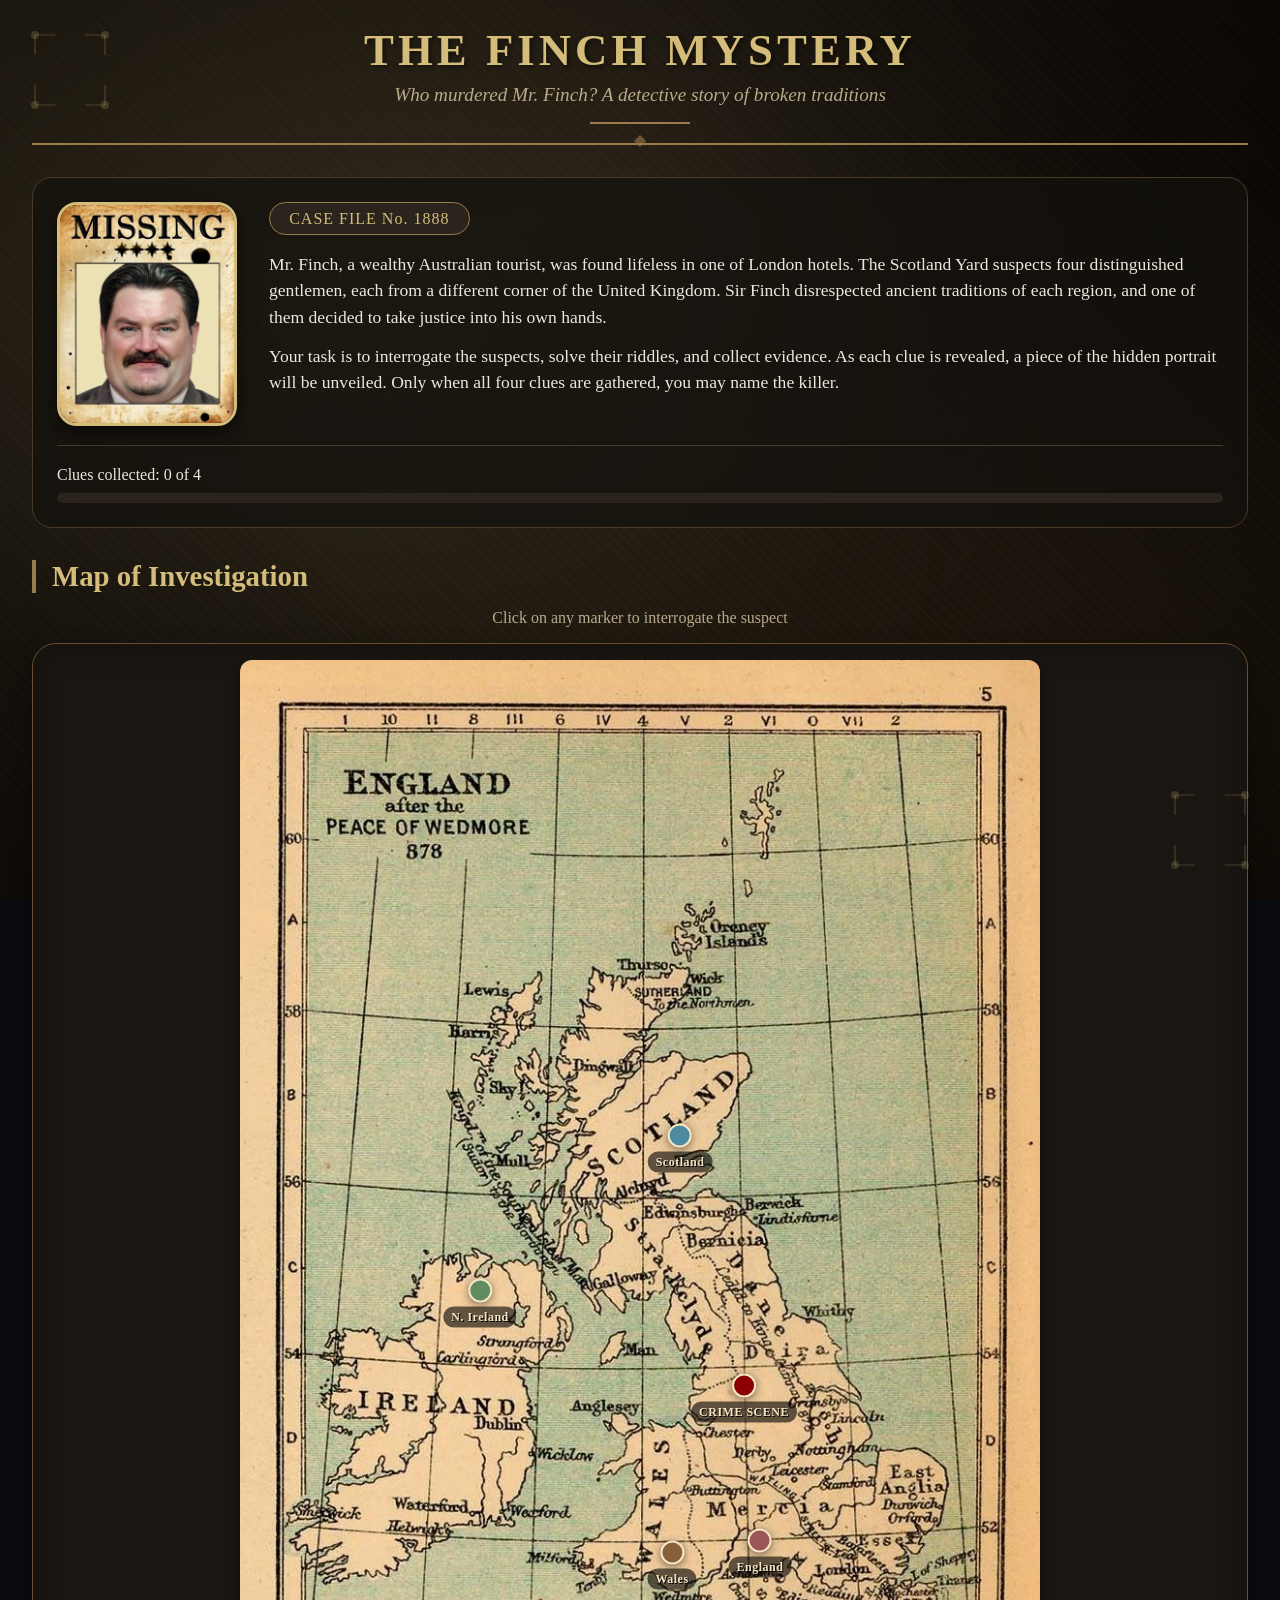
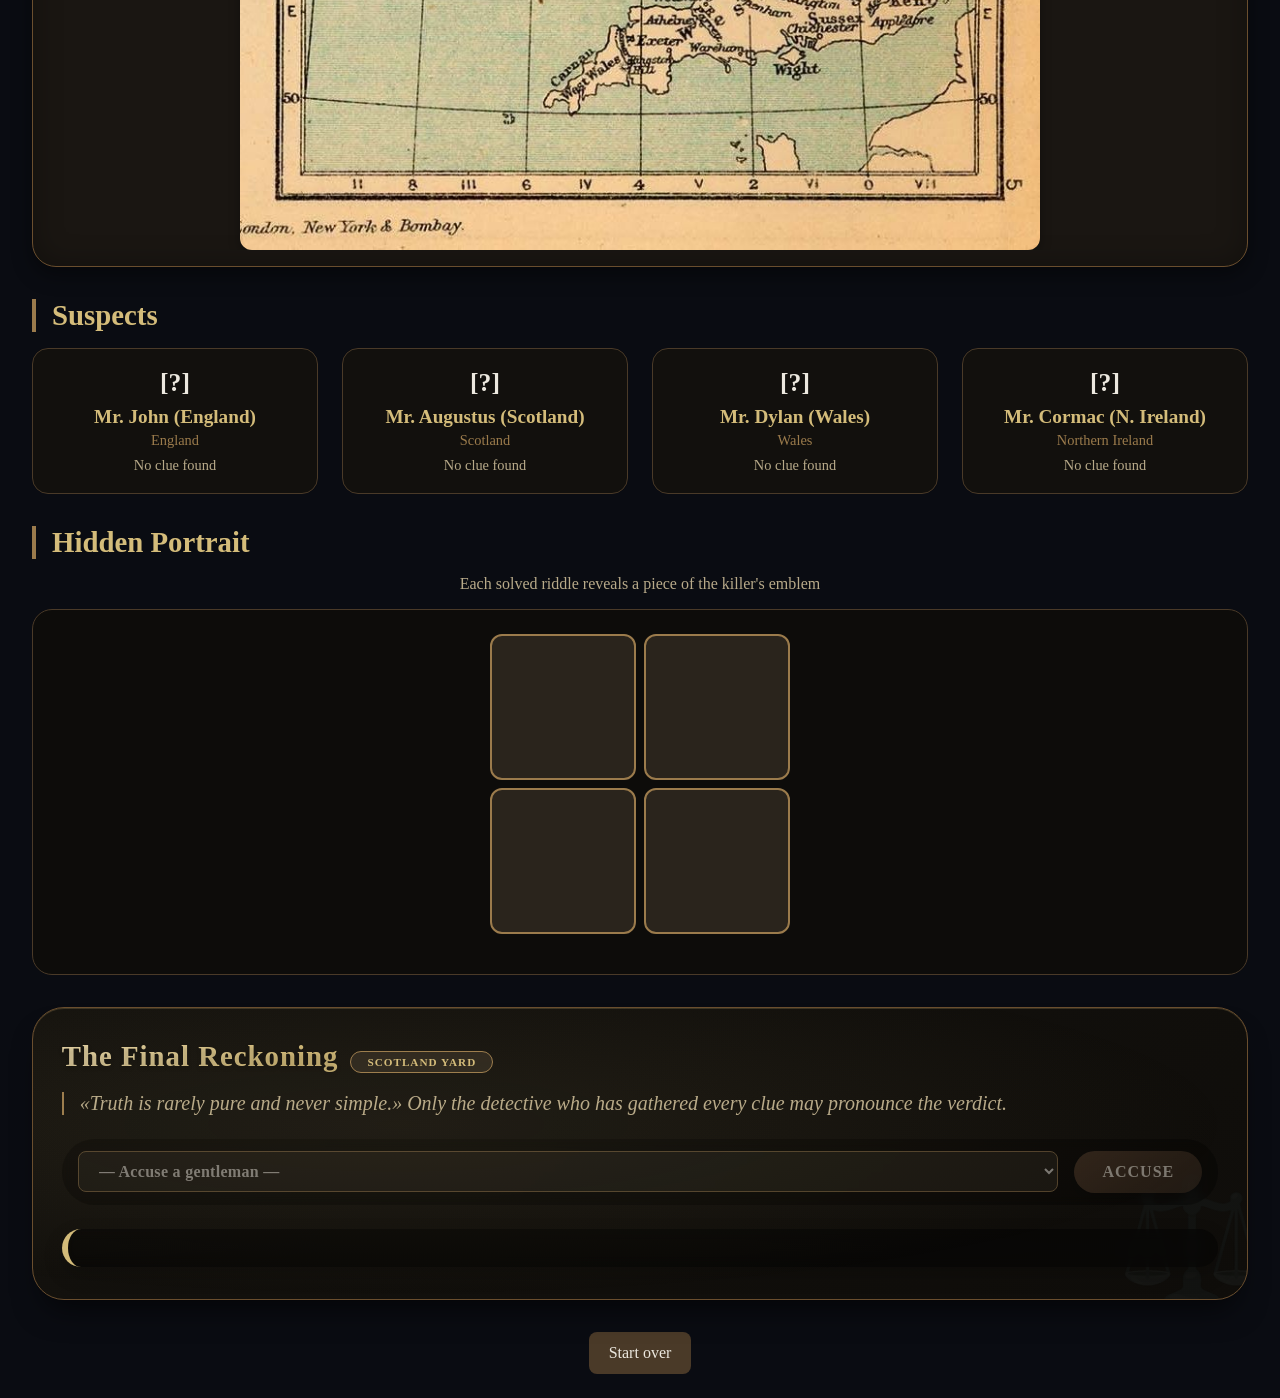
<file: index.html>
<!DOCTYPE html>
<html lang="en">
<head>
    <meta charset="UTF-8">
    <meta name="viewport" content="width=device-width, initial-scale=1.0, user-scalable=yes">
    <title>The Finch Mystery | A British Whodunnit</title>
    <link rel="stylesheet" href="style.css">
    <style>
        .case-intro p, .case-intro li, .suspect-card-detail p, .info-note, .evidence-box, .riddle-area, .accusation-result {
            font-size: 1.1rem;
            line-height: 1.5;
        }
        
        .case-badge {
            font-size: 1rem;
            padding: 0.4rem 1.2rem;
        }
        
        .status-name {
            font-size: 1.2rem;
        }
        
        .status-evidence, .status-region {
            font-size: 0.9rem;
        }
        
        .marker-label {
            font-size: 12px;
            padding: 3px 8px;
        }
        
        .header h1 {
            font-size: 2.8rem;
        }
        
        .header p {
            font-size: 1.2rem;
        }
        
        h2 {
            font-size: 1.8rem;
        }
        
        .map-instruction {
            font-size: 1rem;
        }
        
        .portrait-flower-name {
            font-size: 1.3rem;
        }
        
        .accusation-panel select, .accusation-panel button, .reset-btn {
            font-size: 1rem;
            padding: 12px 20px;
        }
        
        .victim-intro-row {
            display: flex;
            gap: 2rem;
            align-items: flex-start;
            flex-wrap: wrap;
            margin-bottom: 1rem;
        }
        
        .victim-photo {
            flex-shrink: 0;
            width: 180px;
            text-align: center;
        }
        
        .victim-photo img {
            width: 100%;
            border-radius: 20px;
            border: 3px solid #d4bc7a;
            box-shadow: 0 8px 20px rgba(0,0,0,0.5);
            background: #2a241c;
            display: block;
        }
        
        .victim-photo .caption {
            display: none;
        }
        
        .case-content {
            flex: 1;
        }
        
        @media (max-width: 768px) {
            .case-intro {
                padding: 1rem;
            }
            
            .case-badge {
                font-size: 0.75rem;
                padding: 0.25rem 0.9rem;
                display: inline-block;
                margin-bottom: 0.8rem;
            }
            
            .case-intro p {
                font-size: 0.95rem;
                line-height: 1.45;
                margin-bottom: 0.7rem;
                word-wrap: break-word;
                overflow-wrap: break-word;
            }
            
            .case-content {
                width: 100%;
            }
            
            .case-intro .case-content p:first-of-type {
                margin-top: 0;
            }
        }
        
        @media (max-width: 600px) {
            .victim-photo {
                width: 100px;
            }
            
            body {
                font-size: 16px;
            }
            
            .header h1 {
                font-size: 1.6rem;
                letter-spacing: 2px;
            }
            
            .header p {
                font-size: 0.85rem;
            }
            
            h2 {
                font-size: 1.35rem;
            }
            
            .case-badge {
                font-size: 0.7rem;
                padding: 0.2rem 0.8rem;
            }
            
            .case-intro p {
                font-size: 0.88rem;
                line-height: 1.4;
            }
            
            .progress-tracker span {
                font-size: 0.85rem;
            }
            
            .map-instruction {
                font-size: 0.8rem;
            }
            
            .status-name {
                font-size: 0.95rem;
            }
            
            .status-evidence, .status-region {
                font-size: 0.7rem;
            }
            
            .portrait-flower-name {
                font-size: 0.9rem;
            }
            
            .accusation-panel select, .accusation-panel button, .reset-btn {
                font-size: 0.85rem;
                padding: 8px 14px;
            }
            
            .marker-label {
                font-size: 8px;
                padding: 2px 4px;
                white-space: nowrap;
            }
            
            .marker-pin {
                width: 16px;
                height: 16px;
            }
        }
        
        @media (max-width: 480px) {
            .container {
                padding: 0.8rem;
            }
            
            .case-intro {
                padding: 0.8rem;
            }
            
            .case-badge {
                font-size: 0.65rem;
                padding: 0.2rem 0.7rem;
            }
            
            .case-intro p {
                font-size: 0.82rem;
                line-height: 1.4;
            }
            
            .victim-intro-row {
                gap: 0.8rem;
            }
            
            .victim-photo {
                width: 80px;
            }
            
            .header h1 {
                font-size: 1.4rem;
            }
            
            .status-card {
                padding: 0.8rem;
            }
            
            .status-icon {
                font-size: 1.2rem;
            }
        }
        
        .riddle-input {
            font-size: 1rem;
            padding: 12px 16px;
        }
        
        .riddle-button {
            font-size: 1rem;
            padding: 12px 24px;
        }
        
        .progress-tracker span {
            font-size: 1rem;
        }
        
        .status-card {
            padding: 1.2rem;
        }
        
        .suspects-status {
            gap: 1.5rem;
        }
        
        .final-accusation p {
            font-size: 1rem;
        }

        .final-accusation {
            background: linear-gradient(145deg, #14120e 0%, #0f0d0a 100%);
            border: 1px solid #6a4e2e;
            border-radius: 32px;
            padding: 2rem 1.8rem;
            margin: 2rem 0;
            position: relative;
            overflow: hidden;
            box-shadow: 0 20px 30px -12px rgba(0,0,0,0.6), inset 0 1px 0 rgba(212,188,122,0.2);
        }

        .final-accusation::before {
            content: "⚖️";
            position: absolute;
            bottom: -20px;
            right: -20px;
            font-size: 120px;
            opacity: 0.05;
            pointer-events: none;
            font-family: monospace;
        }

        .final-accusation::after {
            content: "";
            position: absolute;
            top: 0;
            left: 0;
            width: 100%;
            height: 100%;
            background: radial-gradient(ellipse at 30% 40%, rgba(212,188,122,0.08) 0%, transparent 70%);
            pointer-events: none;
        }

        .accusation-header {
            display: flex;
            align-items: baseline;
            gap: 0.75rem;
            flex-wrap: wrap;
            margin-bottom: 1.2rem;
        }

        .accusation-header h2 {
            margin: 0;
            border-left: none;
            padding-left: 0;
            background: linear-gradient(135deg, #e6d5a8 0%, #d4bc7a 80%);
            background-clip: text;
            -webkit-background-clip: text;
            color: transparent;
            text-shadow: 0 2px 4px rgba(0,0,0,0.2);
            letter-spacing: 1px;
        }

        .accusation-badge {
            background: #2a241c;
            border-radius: 60px;
            padding: 0.25rem 1rem;
            font-size: 0.7rem;
            font-weight: bold;
            color: #d4bc7a;
            border: 1px solid #9b7b4c;
            text-transform: uppercase;
            letter-spacing: 1px;
        }

        .accusation-desc {
            color: #b8aa8a;
            margin-bottom: 1.5rem;
            font-style: italic;
            border-left: 2px solid #9b7b4c;
            padding-left: 1rem;
        }

        #allCluesMessage {
            background: linear-gradient(95deg, #2a4a2a 0%, #1e3a1e 100%);
            padding: 0.9rem 1.2rem;
            border-radius: 60px;
            margin-bottom: 1.5rem;
            text-align: center;
            font-weight: bold;
            font-size: 0.95rem;
            color: #d4e6b0;
            border: 1px solid #7a9e5a;
            box-shadow: 0 4px 12px rgba(0,0,0,0.3);
            backdrop-filter: blur(2px);
            letter-spacing: 0.3px;
        }

        .accusation-panel {
            display: flex;
            gap: 1rem;
            margin: 1.5rem 0 1rem;
            flex-wrap: wrap;
            align-items: center;
            background: rgba(0,0,0,0.3);
            padding: 0.75rem 1rem;
            border-radius: 80px;
            backdrop-filter: blur(4px);
        }

        .accusation-panel select {
            background: #1e1912;
            border: 1px solid #9b7b4c;
            padding: 12px 20px;
            color: #f2e8d5;
            font-family: 'Georgia', serif;
            border-radius: 48px;
            flex: 2;
            min-width: 200px;
            cursor: pointer;
            font-weight: bold;
            transition: all 0.2s;
            letter-spacing: 0.3px;
        }

        .accusation-panel select:not(:disabled):hover {
            background: #2a241c;
            border-color: #d4bc7a;
            box-shadow: 0 0 8px rgba(212,188,122,0.4);
        }

        .accusation-panel select:disabled {
            opacity: 0.6;
            cursor: not-allowed;
            filter: grayscale(0.1);
        }

        #accuseBtn {
            background: linear-gradient(145deg, #5a3e28, #3a2a1c);
            border: none;
            padding: 12px 28px;
            color: #f2e8d5;
            font-family: 'Georgia', serif;
            font-size: 1rem;
            font-weight: bold;
            cursor: pointer;
            border-radius: 48px;
            transition: all 0.25s ease;
            box-shadow: 0 4px 8px rgba(0,0,0,0.3);
            letter-spacing: 1px;
            display: inline-flex;
            align-items: center;
            gap: 10px;
        }

        #accuseBtn:not(:disabled):hover {
            background: linear-gradient(145deg, #7a5a3a, #5a3e28);
            transform: translateY(-2px);
            box-shadow: 0 10px 18px -6px rgba(0,0,0,0.5);
            color: #ffefcf;
            border: 1px solid #d4bc7a;
        }

        #accuseBtn:active:not(:disabled) {
            transform: translateY(1px);
        }

        #accuseBtn:disabled {
            opacity: 0.5;
            cursor: not-allowed;
            filter: grayscale(0.2);
        }

        .accusation-result {
            margin-top: 1.5rem;
            padding: 1.2rem 1.5rem;
            border-radius: 28px;
            background: rgba(0,0,0,0.45);
            backdrop-filter: blur(6px);
            border-left: 6px solid #d4bc7a;
            font-size: 1rem;
            line-height: 1.5;
            transition: all 0.2s;
            box-shadow: 0 8px 20px rgba(0,0,0,0.2);
        }

        .correct-answer {
            background: linear-gradient(115deg, #1e3a1e20, #0f2a0f40);
            border-left-color: #8bc48a;
            color: #e2f0cf;
        }

        .wrong-answer {
            background: linear-gradient(115deg, #4a2a2a20, #2a1a1a40);
            border-left-color: #c48a6a;
            color: #f0cfcf;
        }

        .correct-answer strong, .wrong-answer strong {
            color: #ffdd99;
            font-weight: bold;
            letter-spacing: 0.3px;
        }

        .verdict-icon {
            font-size: 1.8rem;
            vertical-align: middle;
            margin-right: 10px;
            display: inline-block;
        }

        @media (max-width: 640px) {
            .final-accusation {
                padding: 1.5rem;
            }
            .accusation-panel {
                border-radius: 40px;
                padding: 0.5rem;
            }
            .accusation-panel select, #accuseBtn {
                padding: 10px 16px;
            }
        }

        @keyframes glowPulse {
            0% { box-shadow: 0 0 0 0 rgba(212,188,122,0.3); }
            70% { box-shadow: 0 0 0 8px rgba(212,188,122,0); }
            100% { box-shadow: 0 0 0 0 rgba(212,188,122,0); }
        }

        .accusation-panel select:enabled, #accuseBtn:enabled {
            animation: glowPulse 1.8s infinite;
        }
        
        @media (max-width: 768px) {
            .marker-pin {
                width: 18px;
                height: 18px;
            }
            .marker-label {
                font-size: 8px;
                padding: 2px 4px;
                white-space: nowrap;
            }
            .map-marker:hover .marker-pin {
                width: 22px;
                height: 22px;
            }
        }
        
        @media (max-width: 480px) {
            .marker-pin {
                width: 14px;
                height: 14px;
            }
            .marker-label {
                font-size: 7px;
                padding: 1px 3px;
            }
        }
        
        @media (max-width: 600px) {
            .case-intro p {
                word-break: break-word;
                hyphens: auto;
            }
            
            .case-badge {
                word-break: keep-all;
                white-space: normal;
                text-align: center;
            }
            
            .victim-intro-row {
                flex-direction: row;
                align-items: center;
            }
            
            .victim-photo {
                margin-bottom: 0;
            }
        }
    </style>
</head>
<body>
    <div class="bg-dark"></div>
    <div class="overlay-mist"></div>

    <div class="container">
        <header class="header">
            <h1>THE FINCH MYSTERY</h1>
            <p>Who murdered Mr. Finch? A detective story of broken traditions</p>
            <div class="header-decoration"></div>
        </header>

        <section class="case-intro">
            <div class="victim-intro-row">
                <div class="victim-photo">
                    <img src="жертва.png" alt="Mr. Finch - the victim">
                </div>
                <div class="case-content">
                    <div class="case-badge">CASE FILE No. 1888</div>
                    <p>Mr. Finch, a wealthy Australian tourist, was found lifeless in one of London hotels. The Scotland Yard suspects four distinguished gentlemen, each from a different corner of the United Kingdom. Sir Finch disrespected ancient traditions of each region, and one of them decided to take justice into his own hands.</p>
                    <p>Your task is to interrogate the suspects, solve their riddles, and collect evidence. As each clue is revealed, a piece of the hidden portrait will be unveiled. Only when all four clues are gathered, you may name the killer.</p>
                </div>
            </div>
            <div class="progress-tracker">
                <span>Clues collected: <span id="evidenceCounter">0</span> of 4</span>
                <div class="progress-bar"><div class="progress-fill" id="progressFill"></div></div>
            </div>
        </section>

        <section class="map-section">
            <h2>Map of Investigation</h2>
            <p class="map-instruction">Click on any marker to interrogate the suspect</p>
            <div class="interactive-map">
                <div class="map-container">
                    <div class="image-map-wrapper" style="max-width: 800px; margin: 0 auto;">
                        <img src="map.jpg" alt="Map of British Isles" class="clickable-map" id="investigationMap" style="width: 100%; height: auto; display: block;">
                        <div class="map-markers">
                            <div class="map-marker" data-region="scotland" style="top: 41%; left: 55%;">
                                <div class="marker-pin"></div>
                                <span class="marker-label">Scotland</span>
                            </div>
                            <div class="map-marker" data-region="northernireland" style="top: 54%; left: 30%;">
                                <div class="marker-pin"></div>
                                <span class="marker-label">N. Ireland</span>
                            </div>
                            <div class="map-marker" data-region="wales" style="top: 76%; left: 54%;">
                                <div class="marker-pin"></div>
                                <span class="marker-label">Wales</span>
                            </div>
                            <div class="map-marker" data-region="england" style="top: 75%; left: 65%;">
                                <div class="marker-pin"></div>
                                <span class="marker-label">England</span>
                            </div>
                            <div class="map-marker crime-marker" data-region="crime" style="top: 62%; left: 63%;">
                                <div class="marker-pin crime"></div>
                                <span class="marker-label">CRIME SCENE</span>
                            </div>
                        </div>
                    </div>
                </div>
            </div>
        </section>

        <section class="suspects-progress">
            <h2>Suspects</h2>
            <div class="suspects-status" id="suspectsStatus">
                <div class="status-card" data-region="england">
                    <div class="status-icon">[?]</div>
                    <div class="status-name">Mr. John (England)</div>
                    <div class="status-region">England</div>
                    <div class="status-evidence">No clue found</div>
                </div>
                <div class="status-card" data-region="scotland">
                    <div class="status-icon">[?]</div>
                    <div class="status-name">Mr. Augustus (Scotland)</div>
                    <div class="status-region">Scotland</div>
                    <div class="status-evidence">No clue found</div>
                </div>
                <div class="status-card" data-region="wales">
                    <div class="status-icon">[?]</div>
                    <div class="status-name">Mr. Dylan (Wales)</div>
                    <div class="status-region">Wales</div>
                    <div class="status-evidence">No clue found</div>
                </div>
                <div class="status-card" data-region="northernireland">
                    <div class="status-icon">[?]</div>
                    <div class="status-name">Mr. Cormac (N. Ireland)</div>
                    <div class="status-region">Northern Ireland</div>
                    <div class="status-evidence">No clue found</div>
                </div>
            </div>
        </section>

        <section class="portrait-section">
            <h2>Hidden Portrait</h2>
            <p class="map-instruction">Each solved riddle reveals a piece of the killer's emblem</p>
            <div class="portrait-container">
                <div class="portrait-grid" id="portraitGrid">
                    <div class="portrait-piece" data-piece="0"></div>
                    <div class="portrait-piece" data-piece="1"></div>
                    <div class="portrait-piece" data-piece="2"></div>
                    <div class="portrait-piece" data-piece="3"></div>
                </div>
                <div class="portrait-flower-name" id="flowerName"></div>
            </div>
        </section>

        <section class="final-accusation">
            <div class="accusation-header">
                <h2>The Final Reckoning</h2>
                <div class="accusation-badge">Scotland Yard</div>
            </div>
            <div class="accusation-desc">
                <span>«Truth is rarely pure and never simple.» Only the detective who has gathered every clue may pronounce the verdict.</span>
            </div>
            <div id="allCluesMessage" style="display: none;">
                ALL CLUES COLLECTED! The shadow of guilt lifts — choose your suspect and deliver justice.
            </div>
            <div class="accusation-panel">
                <select id="accuseSelect" disabled>
                    <option value="">— Accuse a gentleman —</option>
                    <option value="england">Mr. John (England)</option>
                    <option value="scotland">Sir Augustus (Scotland)</option>
                    <option value="wales">Mr. Dylan (Wales)</option>
                    <option value="northernireland">Mr. Cormac (N. Ireland)</option>
                </select>
                <button id="accuseBtn" disabled>ACCUSE</button>
            </div>
            <div id="accusationResult" class="accusation-result"></div>
        </section>

        <section class="reset-section">
            <button onclick="resetProgress()" class="reset-btn">Start over</button>
        </section>
    </div>
    
    <div id="crimeModal" class="crime-modal">
        <div class="modal-content">
            <span class="modal-close">&times;</span>
            <img src="место_преступления.png" alt="Crime Scene" style="width:100%; border-radius: 12px;">
            <p class="modal-caption">The Langham Hotel, London — Place of the Finch tragedy.</p>
        </div>
    </div>

    <script src="script.js"></script>
</body>
</html>
</file>
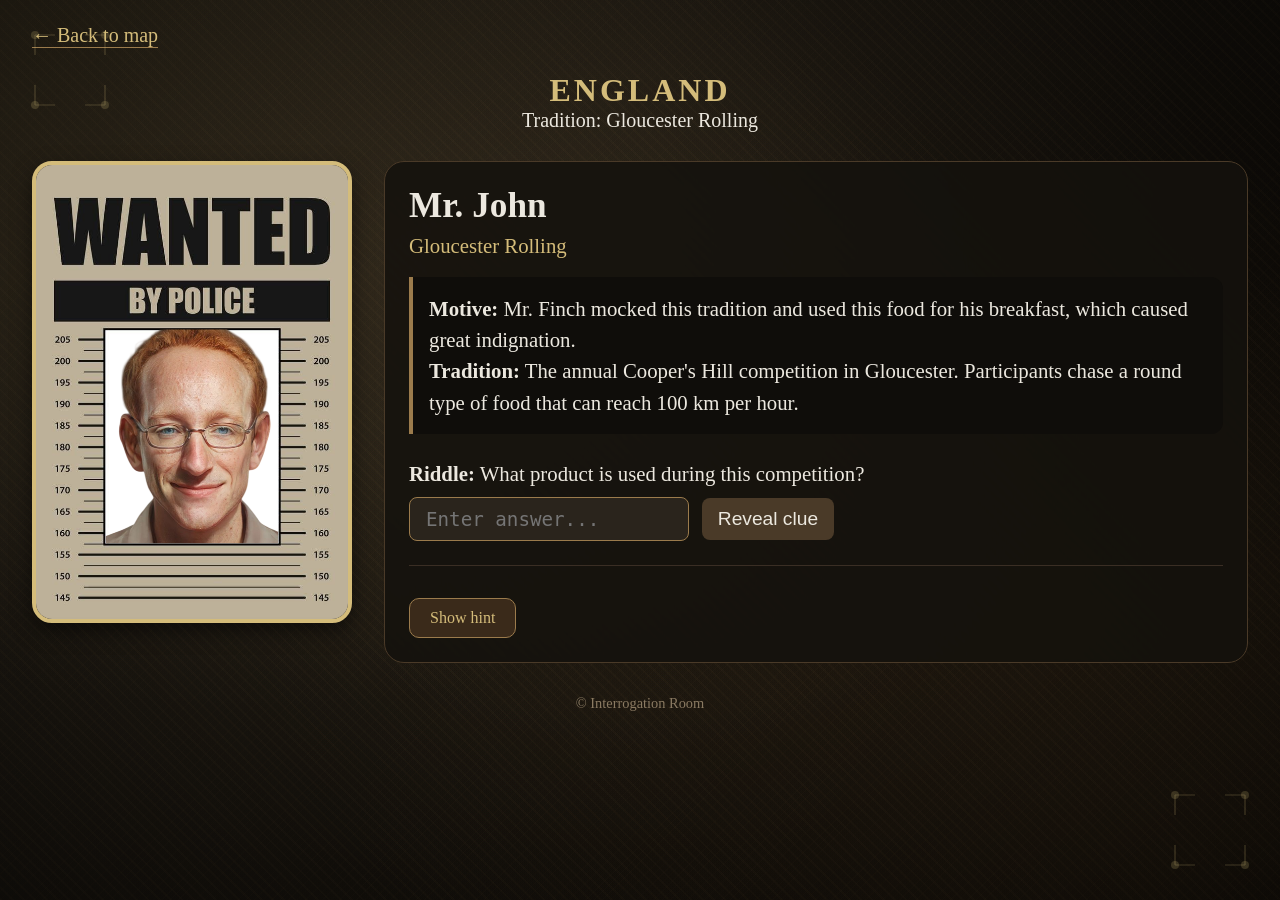
<file: pages/england.html>
<!DOCTYPE html>
<html lang="en">
<head>
    <meta charset="UTF-8">
    <meta name="viewport" content="width=device-width, initial-scale=1.0">
    <title>England - Interrogation</title>
    <link rel="stylesheet" href="../style.css">
    <style>
        .suspect-layout {
            display: flex;
            gap: 2rem;
            flex-wrap: wrap;
            margin-bottom: 2rem;
        }
        .suspect-image {
            flex: 0 0 320px;
            text-align: center;
        }
        .suspect-image img {
            width: 100%;
            max-width: 320px;
            border-radius: 20px;
            border: 4px solid #d4bc7a;
            box-shadow: 0 8px 20px rgba(0,0,0,0.5);
            background: #2a241c;
        }
        .suspect-details {
            flex: 3;
            min-width: 320px;
        }
        .suspect-card-detail {
            margin-bottom: 0;
        }
        .suspect-card-detail h3 {
            font-size: 2.2rem;
            margin-bottom: 0.5rem;
        }
        .suspect-title {
            font-size: 1.3rem;
            margin-bottom: 1.2rem;
            color: #d4bc7a;
        }
        .riddle-area p, .evidence-box p, .info-note p {
            font-size: 1.3rem;
            line-height: 1.5;
        }
        .evidence-box {
            margin-bottom: 1.5rem;
        }
        .riddle-input, .riddle-button {
            font-size: 1.2rem;
            padding: 0.6rem 1rem;
        }
        .riddle-input {
            width: 280px;
        }
        .hint-button {
            background: #3a2a1a;
            border: 1px solid #9b7b4c;
            padding: 10px 20px;
            color: #d4bc7a;
            font-family: 'Georgia', serif;
            font-size: 1rem;
            cursor: pointer;
            border-radius: 10px;
            margin-top: 1rem;
            transition: all 0.2s;
        }
        .hint-button:hover {
            background: #9b7b4c;
            color: #0a0c12;
        }
        .hint-text {
            display: none;
            margin-top: 0.8rem;
            padding: 1rem;
            background: #1e1912;
            border-left: 4px solid #d4bc7a;
            border-radius: 10px;
            font-style: italic;
            color: #b8aa8a;
            font-size: 1.1rem;
        }
        .hint-text.visible {
            display: block;
        }
        .riddle-area {
            margin-top: 1rem;
        }
        .footer {
            margin-top: 2rem;
            text-align: center;
            font-size: 0.9rem;
            color: #8a7a62;
        }
        .hint-section {
            margin-top: 1.5rem;
            border-top: 1px solid #3a2e24;
            padding-top: 1rem;
        }
        @media (max-width: 700px) {
            .suspect-layout {
                flex-direction: column;
                align-items: center;
            }
            .suspect-image {
                flex: 0 0 auto;
            }
        }
    </style>
</head>
<body class="region-page">
    <div class="bg-dark"></div>
    <div class="overlay-mist"></div>
    <div class="container">
        <a href="../index.html" class="back-link">← Back to map</a>
        <div class="region-header">
            <h1>England</h1>
            <div class="region-tradition">Tradition: Gloucester Rolling</div>
        </div>
        
        <div class="suspect-layout">
            <div class="suspect-image">
               <img src="../англия_подозреваемый.png" alt="Mr. John - Suspect from England">
            </div>
            <div class="suspect-details">
                <div class="suspect-card-detail">
                    <h3 id="suspectName">Loading...</h3>
                    <div class="suspect-title" id="suspectTitle"></div>
                    <div class="evidence-box">
                        <p><strong>Motive:</strong> <span id="suspectMotive"></span></p>
                        <p><strong>Tradition:</strong> <span id="traditionDesc"></span></p>
                    </div>
                    <div class="riddle-area">
                        <p><strong>Riddle:</strong> <span id="riddleText"></span></p>
                        <div style="display: flex; gap: 0.8rem; flex-wrap: wrap; align-items: center;">
                            <input type="text" id="riddleInput" class="riddle-input" placeholder="Enter answer...">
                            <button id="unlockBtn" class="riddle-button">Reveal clue</button>
                        </div>
                        <div id="hiddenEvidence" class="hidden-evidence"></div>
                        <div id="clueMessage" class="clue-message"></div>
                    </div>
                    <div class="hint-section">
                        <button id="hintBtn" class="hint-button">Show hint</button>
                        <div id="hintText" class="hint-text">It is a dairy product, round and famous for being chased downhill at Cooper's Hill.</div>
                    </div>
                </div>
            </div>
        </div>
        
        <footer class="footer">
            <p>© Interrogation Room</p>
        </footer>
    </div>
    <script src="../script.js"></script>
    <script>
        document.addEventListener('DOMContentLoaded', () => {
            loadRegionPage('england');
            const hintBtn = document.getElementById('hintBtn');
            const hintText = document.getElementById('hintText');
            if (hintBtn && hintText) {
                hintBtn.addEventListener('click', () => {
                    hintText.classList.toggle('visible');
                    hintBtn.textContent = hintText.classList.contains('visible') ? 'Hide hint' : 'Show hint';
                });
            }
        });
    </script>
</body>
</html>
</file>
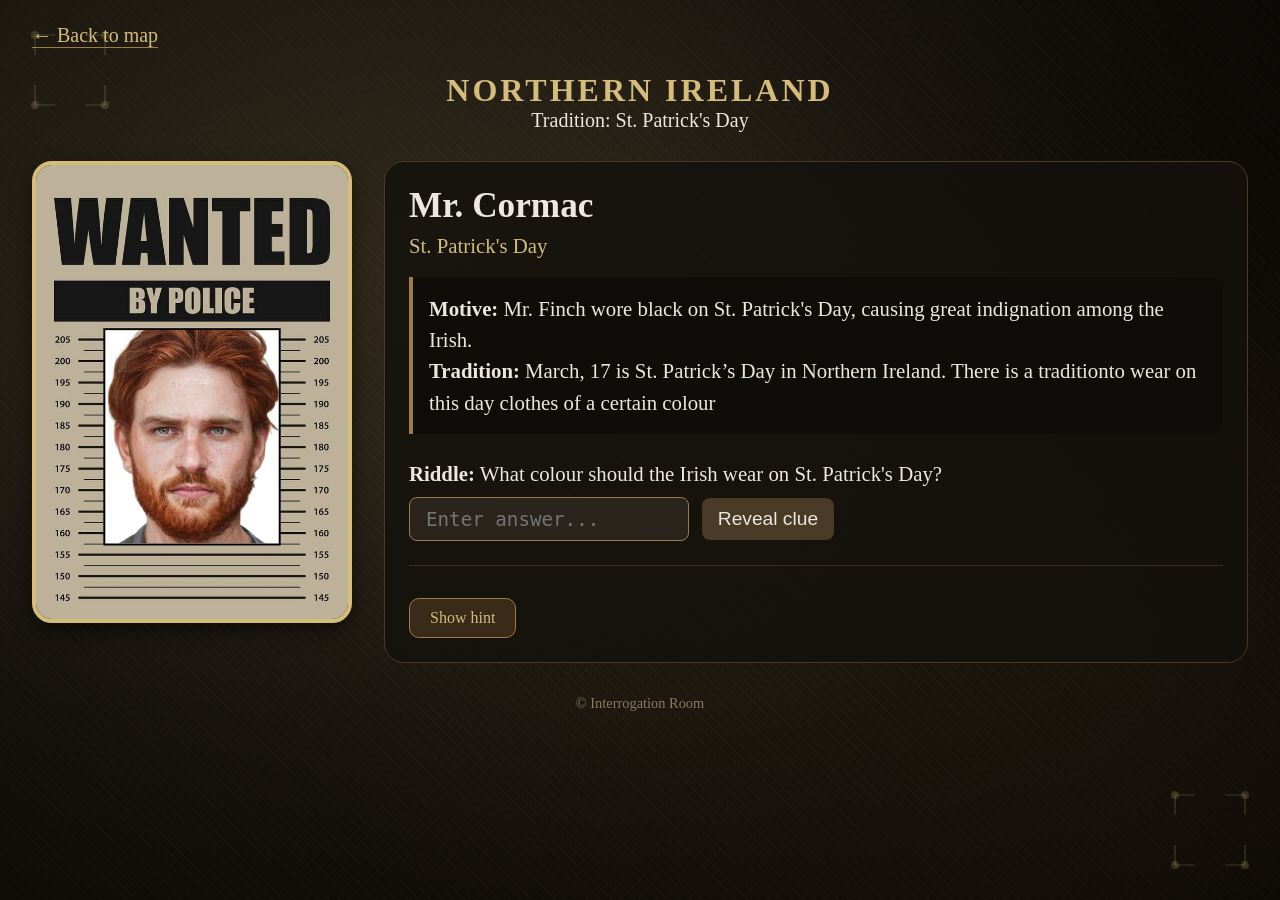
<file: pages/northernireland.html>
<!DOCTYPE html>
<html lang="en">
<head>
    <meta charset="UTF-8">
    <meta name="viewport" content="width=device-width, initial-scale=1.0">
    <title>Northern Ireland - Interrogation</title>
    <link rel="stylesheet" href="../style.css">
    <style>
        .suspect-layout {
            display: flex;
            gap: 2rem;
            flex-wrap: wrap;
            margin-bottom: 2rem;
        }
        .suspect-image {
            flex: 0 0 320px;
            text-align: center;
        }
        .suspect-image img {
            width: 100%;
            max-width: 320px;
            border-radius: 20px;
            border: 4px solid #d4bc7a;
            box-shadow: 0 8px 20px rgba(0,0,0,0.5);
            background: #2a241c;
        }
        .suspect-details {
            flex: 3;
            min-width: 320px;
        }
        .suspect-card-detail {
            margin-bottom: 0;
        }
        .suspect-card-detail h3 {
            font-size: 2.2rem;
            margin-bottom: 0.5rem;
        }
        .suspect-title {
            font-size: 1.3rem;
            margin-bottom: 1.2rem;
            color: #d4bc7a;
        }
        .riddle-area p, .evidence-box p, .info-note p {
            font-size: 1.3rem;
            line-height: 1.5;
        }
        .evidence-box {
            margin-bottom: 1.5rem;
        }
        .riddle-input, .riddle-button {
            font-size: 1.2rem;
            padding: 0.6rem 1rem;
        }
        .riddle-input {
            width: 280px;
        }
        .hint-button {
            background: #3a2a1a;
            border: 1px solid #9b7b4c;
            padding: 10px 20px;
            color: #d4bc7a;
            font-family: 'Georgia', serif;
            font-size: 1rem;
            cursor: pointer;
            border-radius: 10px;
            margin-top: 1rem;
            transition: all 0.2s;
        }
        .hint-button:hover {
            background: #9b7b4c;
            color: #0a0c12;
        }
        .hint-text {
            display: none;
            margin-top: 0.8rem;
            padding: 1rem;
            background: #1e1912;
            border-left: 4px solid #d4bc7a;
            border-radius: 10px;
            font-style: italic;
            color: #b8aa8a;
            font-size: 1.1rem;
        }
        .hint-text.visible {
            display: block;
        }
        .riddle-area {
            margin-top: 1rem;
        }
        .footer {
            margin-top: 2rem;
            text-align: center;
            font-size: 0.9rem;
            color: #8a7a62;
        }
        .hint-section {
            margin-top: 1.5rem;
            border-top: 1px solid #3a2e24;
            padding-top: 1rem;
        }
        @media (max-width: 700px) {
            .suspect-layout {
                flex-direction: column;
                align-items: center;
            }
            .suspect-image {
                flex: 0 0 auto;
            }
        }
    </style>
</head>
<body class="region-page">
    <div class="bg-dark"></div>
    <div class="overlay-mist"></div>
    <div class="container">
        <a href="../index.html" class="back-link">← Back to map</a>
        <div class="region-header">
            <h1>Northern Ireland</h1>
            <div class="region-tradition">Tradition: St. Patrick's Day</div>
        </div>
        
        <div class="suspect-layout">
            <div class="suspect-image">
                <img src="../ирландия_подозреваемый.png" alt="Mr. Cormac">
            </div>
            <div class="suspect-details">
                <div class="suspect-card-detail">
                    <h3 id="suspectName">Loading...</h3>
                    <div class="suspect-title" id="suspectTitle"></div>
                    <div class="evidence-box">
                        <p><strong>Motive:</strong> <span id="suspectMotive"></span></p>
                        <p><strong>Tradition:</strong> <span id="traditionDesc"></span></p>
                    </div>
                    <div class="riddle-area">
                        <p><strong>Riddle:</strong> <span id="riddleText"></span></p>
                        <div style="display: flex; gap: 0.8rem; flex-wrap: wrap; align-items: center;">
                            <input type="text" id="riddleInput" class="riddle-input" placeholder="Enter answer...">
                            <button id="unlockBtn" class="riddle-button">Reveal clue</button>
                        </div>
                        <div id="hiddenEvidence" class="hidden-evidence"></div>
                        <div id="clueMessage" class="clue-message"></div>
                    </div>
                    <div class="hint-section">
                        <button id="hintBtn" class="hint-button">Show hint</button>
                        <div id="hintText" class="hint-text">The colour of the shamrock, associated with the Emerald Isle and worn on March 17th.</div>
                    </div>
                </div>
            </div>
        </div>
        
        <footer class="footer">
            <p>© Interrogation Room</p>
        </footer>
    </div>
    <script src="../script.js"></script>
    <script>
        document.addEventListener('DOMContentLoaded', () => {
            loadRegionPage('northernireland');
            const hintBtn = document.getElementById('hintBtn');
            const hintText = document.getElementById('hintText');
            if (hintBtn && hintText) {
                hintBtn.addEventListener('click', () => {
                    hintText.classList.toggle('visible');
                    hintBtn.textContent = hintText.classList.contains('visible') ? 'Hide hint' : 'Show hint';
                });
            }
        });
    </script>
</body>
</html>
</file>
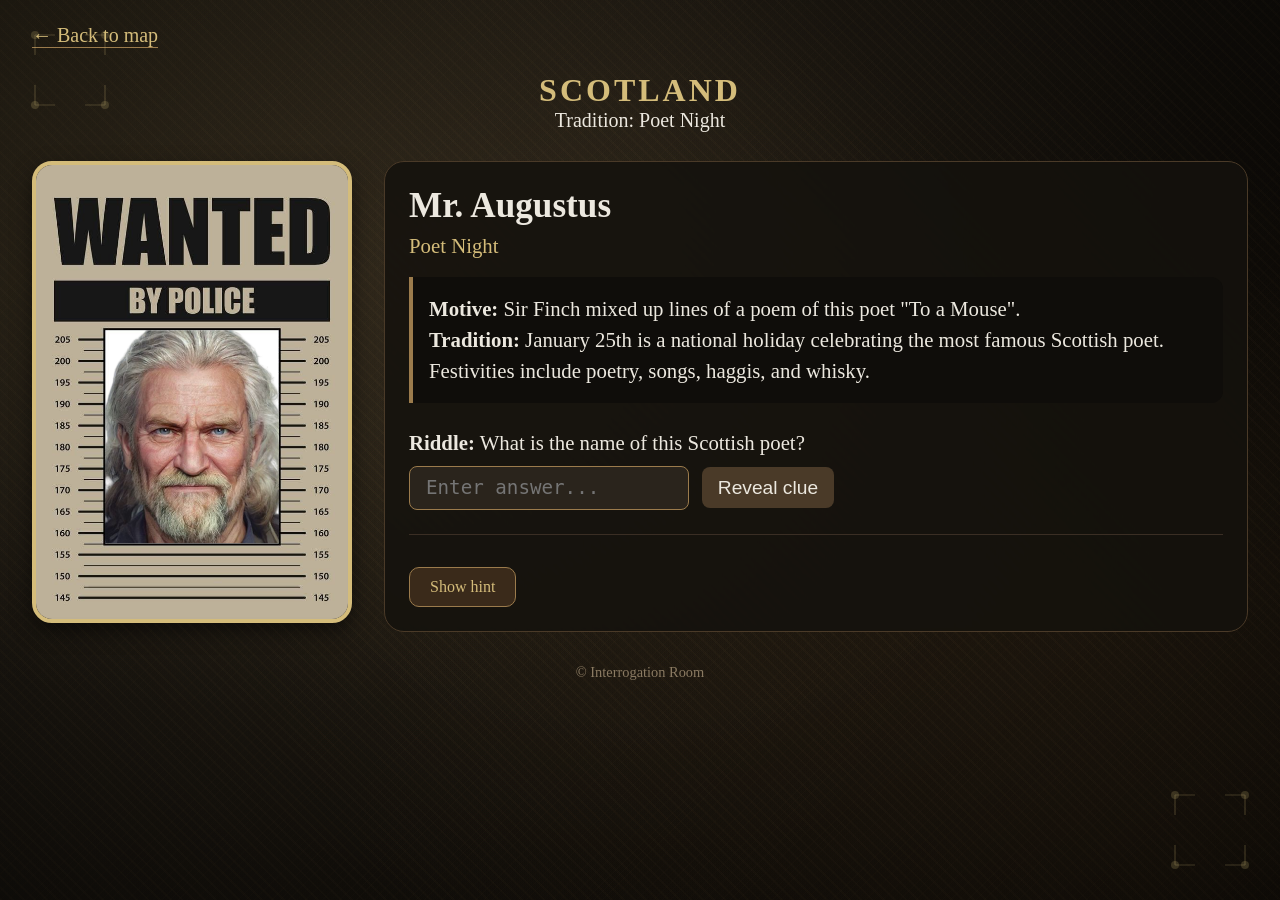
<file: pages/scotland.html>
<!DOCTYPE html>
<html lang="en">
<head>
    <meta charset="UTF-8">
    <meta name="viewport" content="width=device-width, initial-scale=1.0">
    <title>Scotland - Interrogation</title>
    <link rel="stylesheet" href="../style.css">
    <style>
        .suspect-layout {
            display: flex;
            gap: 2rem;
            flex-wrap: wrap;
            margin-bottom: 2rem;
        }
        .suspect-image {
            flex: 0 0 320px;
            text-align: center;
        }
        .suspect-image img {
            width: 100%;
            max-width: 320px;
            border-radius: 20px;
            border: 4px solid #d4bc7a;
            box-shadow: 0 8px 20px rgba(0,0,0,0.5);
            background: #2a241c;
        }
        .suspect-details {
            flex: 3;
            min-width: 320px;
        }
        .suspect-card-detail {
            margin-bottom: 0;
        }
        .suspect-card-detail h3 {
            font-size: 2.2rem;
            margin-bottom: 0.5rem;
        }
        .suspect-title {
            font-size: 1.3rem;
            margin-bottom: 1.2rem;
            color: #d4bc7a;
        }
        .riddle-area p, .evidence-box p, .info-note p {
            font-size: 1.3rem;
            line-height: 1.5;
        }
        .evidence-box {
            margin-bottom: 1.5rem;
        }
        .riddle-input, .riddle-button {
            font-size: 1.2rem;
            padding: 0.6rem 1rem;
        }
        .riddle-input {
            width: 280px;
        }
        .hint-button {
            background: #3a2a1a;
            border: 1px solid #9b7b4c;
            padding: 10px 20px;
            color: #d4bc7a;
            font-family: 'Georgia', serif;
            font-size: 1rem;
            cursor: pointer;
            border-radius: 10px;
            margin-top: 1rem;
            transition: all 0.2s;
        }
        .hint-button:hover {
            background: #9b7b4c;
            color: #0a0c12;
        }
        .hint-text {
            display: none;
            margin-top: 0.8rem;
            padding: 1rem;
            background: #1e1912;
            border-left: 4px solid #d4bc7a;
            border-radius: 10px;
            font-style: italic;
            color: #b8aa8a;
            font-size: 1.1rem;
        }
        .hint-text.visible {
            display: block;
        }
        .riddle-area {
            margin-top: 1rem;
        }
        .footer {
            margin-top: 2rem;
            text-align: center;
            font-size: 0.9rem;
            color: #8a7a62;
        }
        .hint-section {
            margin-top: 1.5rem;
            border-top: 1px solid #3a2e24;
            padding-top: 1rem;
        }
        @media (max-width: 700px) {
            .suspect-layout {
                flex-direction: column;
                align-items: center;
            }
            .suspect-image {
                flex: 0 0 auto;
            }
        }
    </style>
</head>
<body class="region-page">
    <div class="bg-dark"></div>
    <div class="overlay-mist"></div>
    <div class="container">
        <a href="../index.html" class="back-link">← Back to map</a>
        <div class="region-header">
            <h1>Scotland</h1>
            <div class="region-tradition">Tradition: Poet Night</div>
        </div>
        
        <div class="suspect-layout">
            <div class="suspect-image">
                <img src="../шотландия_подозреваемый.png" alt="Sir Augustus">
            </div>
            <div class="suspect-details">
                <div class="suspect-card-detail">
                    <h3 id="suspectName">Loading...</h3>
                    <div class="suspect-title" id="suspectTitle"></div>
                    <div class="evidence-box">
                        <p><strong>Motive:</strong> <span id="suspectMotive"></span></p>
                        <p><strong>Tradition:</strong> <span id="traditionDesc"></span></p>
                    </div>
                    <div class="riddle-area">
                        <p><strong>Riddle:</strong> <span id="riddleText"></span></p>
                        <div style="display: flex; gap: 0.8rem; flex-wrap: wrap; align-items: center;">
                            <input type="text" id="riddleInput" class="riddle-input" placeholder="Enter answer...">
                            <button id="unlockBtn" class="riddle-button">Reveal clue</button>
                        </div>
                        <div id="hiddenEvidence" class="hidden-evidence"></div>
                        <div id="clueMessage" class="clue-message"></div>
                    </div>
                    <div class="hint-section">
                        <button id="hintBtn" class="hint-button">Show hint</button>
                        <div id="hintText" class="hint-text">He wrote "Auld Lang Syne" and "To a Mouse". Scotland's national poet.</div>
                    </div>
                </div>
            </div>
        </div>
        
        <footer class="footer">
            <p>© Interrogation Room</p>
        </footer>
    </div>
    <script src="../script.js"></script>
    <script>
        document.addEventListener('DOMContentLoaded', () => {
            loadRegionPage('scotland');
            const hintBtn = document.getElementById('hintBtn');
            const hintText = document.getElementById('hintText');
            if (hintBtn && hintText) {
                hintBtn.addEventListener('click', () => {
                    hintText.classList.toggle('visible');
                    hintBtn.textContent = hintText.classList.contains('visible') ? 'Hide hint' : 'Show hint';
                });
            }
        });
    </script>
</body>
</html>
</file>
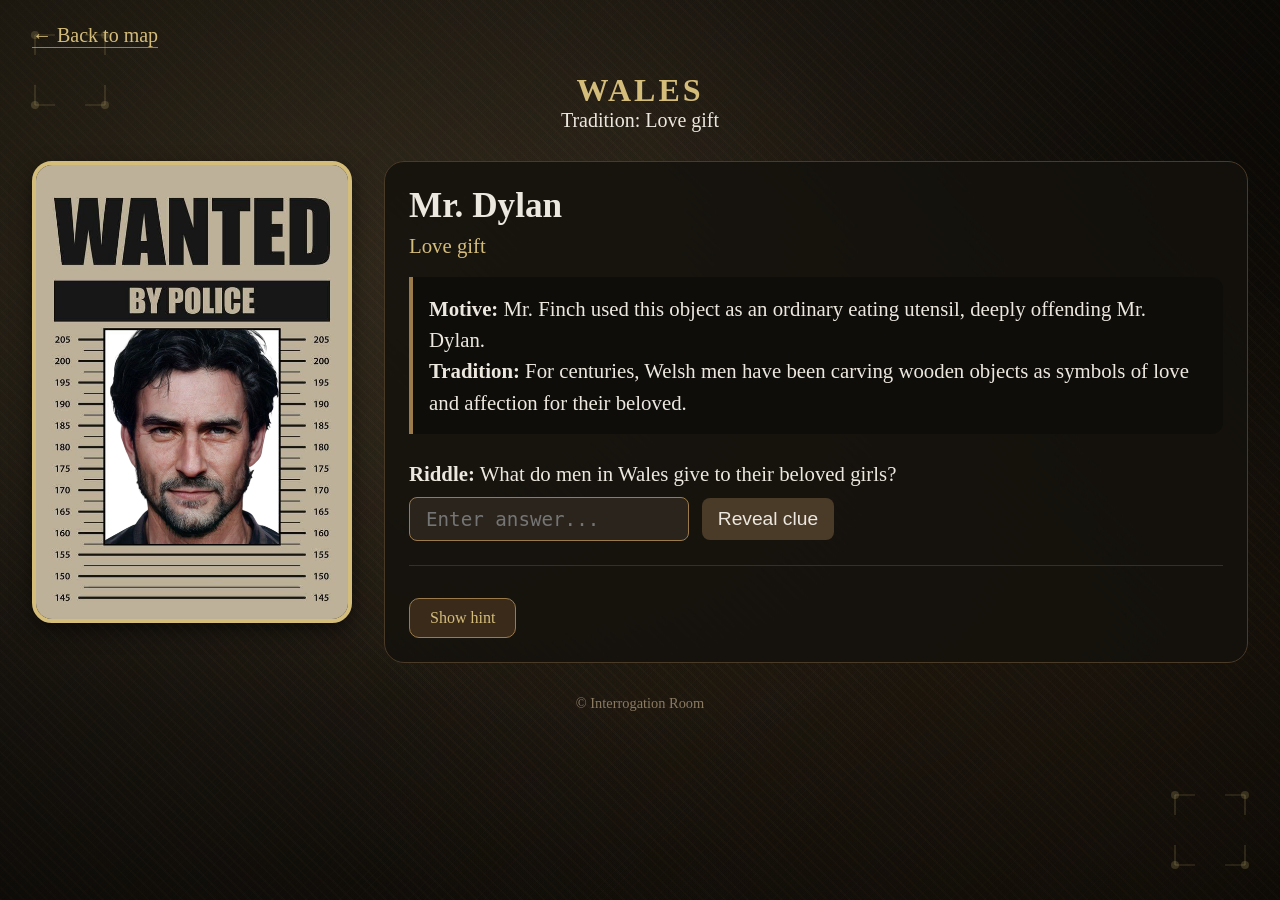
<file: pages/wales.html>
<!DOCTYPE html>
<html lang="en">
<head>
    <meta charset="UTF-8">
    <meta name="viewport" content="width=device-width, initial-scale=1.0">
    <title>Wales - Interrogation</title>
    <link rel="stylesheet" href="../style.css">
    <style>
        .suspect-layout {
            display: flex;
            gap: 2rem;
            flex-wrap: wrap;
            margin-bottom: 2rem;
        }
        .suspect-image {
            flex: 0 0 320px;
            text-align: center;
        }
        .suspect-image img {
            width: 100%;
            max-width: 320px;
            border-radius: 20px;
            border: 4px solid #d4bc7a;
            box-shadow: 0 8px 20px rgba(0,0,0,0.5);
            background: #2a241c;
        }
        .suspect-details {
            flex: 3;
            min-width: 320px;
        }
        .suspect-card-detail {
            margin-bottom: 0;
        }
        .suspect-card-detail h3 {
            font-size: 2.2rem;
            margin-bottom: 0.5rem;
        }
        .suspect-title {
            font-size: 1.3rem;
            margin-bottom: 1.2rem;
            color: #d4bc7a;
        }
        .riddle-area p, .evidence-box p, .info-note p {
            font-size: 1.3rem;
            line-height: 1.5;
        }
        .evidence-box {
            margin-bottom: 1.5rem;
        }
        .riddle-input, .riddle-button {
            font-size: 1.2rem;
            padding: 0.6rem 1rem;
        }
        .riddle-input {
            width: 280px;
        }
        .hint-button {
            background: #3a2a1a;
            border: 1px solid #9b7b4c;
            padding: 10px 20px;
            color: #d4bc7a;
            font-family: 'Georgia', serif;
            font-size: 1rem;
            cursor: pointer;
            border-radius: 10px;
            margin-top: 1rem;
            transition: all 0.2s;
        }
        .hint-button:hover {
            background: #9b7b4c;
            color: #0a0c12;
        }
        .hint-text {
            display: none;
            margin-top: 0.8rem;
            padding: 1rem;
            background: #1e1912;
            border-left: 4px solid #d4bc7a;
            border-radius: 10px;
            font-style: italic;
            color: #b8aa8a;
            font-size: 1.1rem;
        }
        .hint-text.visible {
            display: block;
        }
        .riddle-area {
            margin-top: 1rem;
        }
        .footer {
            margin-top: 2rem;
            text-align: center;
            font-size: 0.9rem;
            color: #8a7a62;
        }
        .hint-section {
            margin-top: 1.5rem;
            border-top: 1px solid #3a2e24;
            padding-top: 1rem;
        }
        @media (max-width: 700px) {
            .suspect-layout {
                flex-direction: column;
                align-items: center;
            }
            .suspect-image {
                flex: 0 0 auto;
            }
        }
    </style>
</head>
<body class="region-page">
    <div class="bg-dark"></div>
    <div class="overlay-mist"></div>
    <div class="container">
        <a href="../index.html" class="back-link">← Back to map</a>
        <div class="region-header">
            <h1>Wales</h1>
            <div class="region-tradition">Tradition: Love gift</div>
        </div>
        
        <div class="suspect-layout">
            <div class="suspect-image">
                <img src="../уэльс_подозреваемый.png" alt="Mr. Dylan">
            </div>
            <div class="suspect-details">
                <div class="suspect-card-detail">
                    <h3 id="suspectName">Loading...</h3>
                    <div class="suspect-title" id="suspectTitle"></div>
                    <div class="evidence-box">
                        <p><strong>Motive:</strong> <span id="suspectMotive"></span></p>
                        <p><strong>Tradition:</strong> <span id="traditionDesc"></span></p>
                    </div>
                    <div class="riddle-area">
                        <p><strong>Riddle:</strong> <span id="riddleText"></span></p>
                        <div style="display: flex; gap: 0.8rem; flex-wrap: wrap; align-items: center;">
                            <input type="text" id="riddleInput" class="riddle-input" placeholder="Enter answer...">
                            <button id="unlockBtn" class="riddle-button">Reveal clue</button>
                        </div>
                        <div id="hiddenEvidence" class="hidden-evidence"></div>
                        <div id="clueMessage" class="clue-message"></div>
                    </div>
                    <div class="hint-section">
                        <button id="hintBtn" class="hint-button">Show hint</button>
                        <div id="hintText" class="hint-text">A wooden utensil used for eating soup, but in Wales it is carved as love symbols.</div>
                    </div>
                </div>
            </div>
        </div>
        
        <footer class="footer">
            <p>© Interrogation Room</p>
        </footer>
    </div>
    <script src="../script.js"></script>
    <script>
        document.addEventListener('DOMContentLoaded', () => {
            loadRegionPage('wales');
            const hintBtn = document.getElementById('hintBtn');
            const hintText = document.getElementById('hintText');
            if (hintBtn && hintText) {
                hintBtn.addEventListener('click', () => {
                    hintText.classList.toggle('visible');
                    hintBtn.textContent = hintText.classList.contains('visible') ? 'Hide hint' : 'Show hint';
                });
            }
        });
    </script>
</body>
</html>
</file>
<file: style.css>
* {
    margin: 0;
    padding: 0;
    box-sizing: border-box;
}

body {
    background: #0a0c12;
    font-family: 'Georgia', 'Times New Roman', serif;
    color: #ece8df;
    overflow-x: hidden;
    min-height: 100vh;
    font-size: 20px;
    position: relative;
}

::-webkit-scrollbar {
    width: 8px;
}
::-webkit-scrollbar-track {
    background: #1e1b16;
}
::-webkit-scrollbar-thumb {
    background: #9b7b4c;
    border-radius: 4px;
}

.bg-dark {
    position: fixed;
    top: 0;
    left: 0;
    width: 100%;
    height: 100%;
    background: linear-gradient(135deg, #2a2418 0%, #1a1610 30%, #0f0c08 70%, #0a0805 100%);
    z-index: -3;
}

.bg-dark::before {
    content: "";
    position: fixed;
    top: 0;
    left: 0;
    width: 100%;
    height: 100%;
    background-image: 
        repeating-linear-gradient(45deg, rgba(180, 140, 80, 0.03) 0px, rgba(180, 140, 80, 0.03) 2px, transparent 2px, transparent 8px),
        repeating-linear-gradient(135deg, rgba(140, 100, 50, 0.02) 0px, rgba(140, 100, 50, 0.02) 1px, transparent 1px, transparent 6px);
    pointer-events: none;
    z-index: -2;
}

.bg-dark::after {
    content: "";
    position: fixed;
    top: 0;
    left: 0;
    width: 100%;
    height: 100%;
    background: 
        radial-gradient(ellipse at 20% 30%, rgba(200, 160, 100, 0.08) 0%, transparent 50%),
        radial-gradient(ellipse at 85% 70%, rgba(180, 130, 70, 0.06) 0%, transparent 55%),
        radial-gradient(ellipse at 50% 10%, rgba(210, 170, 110, 0.05) 0%, transparent 60%),
        radial-gradient(ellipse at 90% 95%, rgba(160, 120, 70, 0.07) 0%, transparent 50%);
    pointer-events: none;
    z-index: -2;
}

.overlay-mist {
    position: fixed;
    top: 0;
    left: 0;
    width: 100%;
    height: 100%;
    background: radial-gradient(circle at 30% 50%, rgba(212, 188, 122, 0.04) 0%, transparent 60%);
    pointer-events: none;
    z-index: -1;
}

.overlay-mist::before {
    content: "";
    position: fixed;
    top: 0;
    left: 0;
    width: 100%;
    height: 100%;
    background: radial-gradient(ellipse at center, transparent 40%, rgba(0, 0, 0, 0.4) 100%);
    pointer-events: none;
    z-index: -1;
}

.container::before {
    content: "";
    position: fixed;
    top: 20px;
    left: 20px;
    width: 100px;
    height: 100px;
    background-image: url('data:image/svg+xml;utf8,<svg xmlns="http://www.w3.org/2000/svg" viewBox="0 0 100 100"><path fill="none" stroke="%23d4bc7a" stroke-width="1.2" opacity="0.25" d="M15,15 L35,15 M15,15 L15,35 M85,15 L65,15 M85,15 L85,35 M15,85 L35,85 M15,85 L15,65 M85,85 L65,85 M85,85 L85,65"/><circle cx="15" cy="15" r="4" fill="%23d4bc7a" opacity="0.2"/><circle cx="85" cy="15" r="4" fill="%23d4bc7a" opacity="0.2"/><circle cx="15" cy="85" r="4" fill="%23d4bc7a" opacity="0.2"/><circle cx="85" cy="85" r="4" fill="%23d4bc7a" opacity="0.2"/></svg>');
    background-size: contain;
    pointer-events: none;
    z-index: 0;
}

.container::after {
    content: "";
    position: fixed;
    bottom: 20px;
    right: 20px;
    width: 100px;
    height: 100px;
    background-image: url('data:image/svg+xml;utf8,<svg xmlns="http://www.w3.org/2000/svg" viewBox="0 0 100 100"><path fill="none" stroke="%23d4bc7a" stroke-width="1.2" opacity="0.25" d="M15,15 L35,15 M15,15 L15,35 M85,15 L65,15 M85,15 L85,35 M15,85 L35,85 M15,85 L15,65 M85,85 L65,85 M85,85 L85,65"/><circle cx="15" cy="15" r="4" fill="%23d4bc7a" opacity="0.2"/><circle cx="85" cy="15" r="4" fill="%23d4bc7a" opacity="0.2"/><circle cx="15" cy="85" r="4" fill="%23d4bc7a" opacity="0.2"/><circle cx="85" cy="85" r="4" fill="%23d4bc7a" opacity="0.2"/></svg>');
    background-size: contain;
    pointer-events: none;
    z-index: 0;
    transform: rotate(180deg);
}

.container {
    max-width: 1300px;
    margin: 0 auto;
    padding: 1.5rem 2rem;
    position: relative;
    z-index: 2;
}

.header {
    text-align: center;
    border-bottom: 2px solid #9b7b4c;
    margin-bottom: 2rem;
    padding-bottom: 1.2rem;
    position: relative;
}
.header::before {
    content: "";
    position: absolute;
    bottom: -12px;
    left: 50%;
    transform: translateX(-50%);
    width: 60px;
    height: 20px;
    background: url('data:image/svg+xml;utf8,<svg xmlns="http://www.w3.org/2000/svg" viewBox="0 0 100 20"><path fill="%239b7b4c" d="M50,0 L60,10 L50,20 L40,10 Z"/><rect x="45" y="8" width="10" height="4" fill="%239b7b4c"/></svg>');
    background-size: contain;
    background-repeat: no-repeat;
    opacity: 0.6;
}

.header h1 {
    font-size: 2.5rem;
    letter-spacing: 4px;
    text-transform: uppercase;
    color: #d4bc7a;
    text-shadow: 2px 2px 4px rgba(0,0,0,0.5);
}

.header p {
    font-style: italic;
    color: #b8aa8a;
    margin-top: 0.5rem;
}

.header-decoration {
    width: 100px;
    height: 2px;
    background: #9b7b4c;
    margin: 1rem auto 0;
}

.case-intro {
    background: rgba(20, 18, 14, 0.75);
    border: 1px solid #4a3a28;
    border-radius: 20px;
    padding: 1.5rem;
    margin-bottom: 2rem;
    backdrop-filter: blur(3px);
}

.case-badge {
    display: inline-block;
    background: #2a241c;
    color: #d4bc7a;
    padding: 0.3rem 1rem;
    border-radius: 30px;
    font-size: 0.8rem;
    letter-spacing: 1px;
    margin-bottom: 1rem;
    border: 1px solid #9b7b4c;
}

.case-intro p {
    margin-bottom: 0.8rem;
    line-height: 1.5;
}

.case-intro strong {
    color: #d4bc7a;
}

.progress-tracker {
    margin-top: 1.2rem;
    padding-top: 1rem;
    border-top: 1px solid #4a3a28;
}

.progress-bar {
    background: #2a241c;
    height: 10px;
    border-radius: 10px;
    margin-top: 0.5rem;
    overflow: hidden;
}

.progress-fill {
    width: 0%;
    height: 100%;
    background: linear-gradient(90deg, #9b7b4c, #d4bc7a);
    transition: width 0.3s ease;
    border-radius: 10px;
}

h2 {
    font-size: 1.6rem;
    border-left: 4px solid #9b7b4c;
    padding-left: 1rem;
    margin: 2rem 0 1rem 0;
    color: #d4bc7a;
}

.map-section {
    margin-bottom: 2rem;
}

.map-instruction {
    color: #b8aa8a;
    font-size: 0.85rem;
    margin-bottom: 1rem;
    text-align: center;
}

.interactive-map {
    background: #1a1612;
    border-radius: 24px;
    padding: 1rem;
    border: 1px solid #6a4e2e;
    box-shadow: inset 0 0 30px rgba(0,0,0,0.3), 0 8px 20px rgba(0,0,0,0.4);
}

.map-container {
    display: flex;
    justify-content: center;
    background: transparent;
    border-radius: 16px;
    overflow: hidden;
    border: none;
    box-shadow: none;
}

.clickable-map {
    width: 100%;
    height: auto;
    display: block;
    border-radius: 12px;
    background: #d4bca0;  
    box-shadow: 0 4px 12px rgba(0,0,0,0.3);
}

.suspects-status {
    display: grid;
    grid-template-columns: repeat(auto-fit, minmax(220px, 1fr));
    gap: 1.2rem;
    margin: 1rem 0;
}

.status-card {
    background: rgba(20, 18, 14, 0.85);
    border: 1px solid #4a3a28;
    border-radius: 16px;
    padding: 1rem;
    text-align: center;
    transition: all 0.2s;
    cursor: pointer;
    backdrop-filter: blur(2px);
}

.status-card:hover {
    transform: translateY(-3px);
    border-color: #d4bc7a;
    background: #1e1912;
}

.status-card.solved {
    border-color: #d4bc7a;
    background: #2a241c;
    box-shadow: 0 0 12px rgba(212, 188, 122, 0.3);
}

.status-icon {
    font-size: 1.6rem;
    margin-bottom: 0.5rem;
    font-weight: bold;
}

.status-name {
    font-size: 1.1rem;
    font-weight: bold;
    color: #d4bc7a;
}

.status-region {
    font-size: 0.8rem;
    color: #9b7b4c;
    margin: 0.2rem 0;
}

.status-evidence {
    font-size: 0.75rem;
    color: #b8aa8a;
    margin-top: 0.5rem;
}

.portrait-container {
    background: rgba(15, 13, 10, 0.85);
    border: 1px solid #4a3a28;
    border-radius: 20px;
    padding: 1.5rem;
    margin: 1rem 0;
    text-align: center;
    backdrop-filter: blur(2px);
}

.portrait-grid {
    display: grid;
    grid-template-columns: repeat(2, 1fr);
    gap: 8px;
    max-width: 300px;
    margin: 0 auto;
}

.portrait-piece {
    background: #2a241c;
    aspect-ratio: 1 / 1;
    border-radius: 12px;
    border: 2px solid #9b7b4c;
    background-size: cover;
    background-position: center;
    background-repeat: no-repeat;
    transition: all 0.3s ease;
}

.portrait-flower-name {
    margin-top: 1rem;
    font-size: 1.2rem;
    color: #d4bc7a;
    font-weight: bold;
    letter-spacing: 1px;
}

.final-accusation {
    background: rgba(20, 18, 14, 0.85);
    border: 1px solid #4a3a28;
    border-radius: 20px;
    padding: 1.5rem;
    margin: 2rem 0;
    backdrop-filter: blur(2px);
}

.accusation-panel {
    display: flex;
    gap: 1rem;
    margin: 1rem 0;
    flex-wrap: wrap;
    align-items: center;
}

#accuseSelect {
    background: #2a241c;
    border: 1px solid #9b7b4c;
    padding: 10px 16px;
    color: #ece8df;
    font-family: 'Georgia', serif;
    border-radius: 8px;
    flex: 1;
    min-width: 200px;
    cursor: pointer;
}

#accuseSelect:disabled {
    opacity: 0.5;
    cursor: not-allowed;
}

#accuseBtn, .reset-btn {
    background: #4a3a28;
    border: none;
    padding: 10px 24px;
    color: #ece8df;
    font-family: 'Georgia', serif;
    font-size: 1rem;
    cursor: pointer;
    border-radius: 8px;
    transition: all 0.2s;
}

#accuseBtn:disabled {
    opacity: 0.5;
    cursor: not-allowed;
}

#accuseBtn:not(:disabled):hover, .reset-btn:hover {
    background: #9b7b4c;
    color: #0a0c12;
}

.accusation-result {
    margin-top: 1rem;
    padding: 1rem;
    border-left: 4px solid #9b7b4c;
    background: #1e1912;
    border-radius: 8px;
    line-height: 1.5;
}

.correct-answer {
    color: #8bc48a;
}

.wrong-answer {
    color: #c48a6a;
}

.reset-section {
    text-align: center;
    margin-top: 1rem;
}

.region-page {
    min-height: 100vh;
}

.back-link {
    display: inline-block;
    margin-bottom: 1.5rem;
    color: #d4bc7a;
    text-decoration: none;
    border-bottom: 1px solid #9b7b4c;
    transition: all 0.2s;
}

.back-link:hover {
    color: #ffdd99;
    border-bottom-color: #ffdd99;
}

.region-header {
    text-align: center;
    margin-bottom: 1.8rem;
}

.region-header h1 {
    font-size: 2rem;
    color: #d4bc7a;
    text-transform: uppercase;
    letter-spacing: 3px;
}

.suspect-card-detail {
    background: rgba(20, 18, 14, 0.85);
    border: 1px solid #4a3a28;
    border-radius: 20px;
    padding: 1.5rem;
    margin-bottom: 1.5rem;
    backdrop-filter: blur(2px);
}

.evidence-box {
    background: #0f0d0a;
    border-left: 4px solid #9b7b4c;
    padding: 1rem;
    margin: 1rem 0;
    border-radius: 0 12px 12px 0;
}

.riddle-area {
    margin: 1rem 0;
    display: flex;
    flex-wrap: wrap;
    gap: 0.5rem;
    align-items: center;
}

.riddle-input {
    background: #2a241c;
    border: 1px solid #9b7b4c;
    padding: 10px 14px;
    color: #ece8df;
    font-family: monospace;
    flex: 1;
    min-width: 180px;
    border-radius: 8px;
}

.riddle-button {
    background: #4a3a28;
    border: none;
    padding: 10px 20px;
    color: #ece8df;
    cursor: pointer;
    border-radius: 8px;
    transition: all 0.2s;
}

.riddle-button:hover:not(:disabled) {
    background: #9b7b4c;
    color: #0a0c12;
}

.riddle-button:disabled {
    opacity: 0.5;
    cursor: not-allowed;
}

.hidden-evidence {
    display: none;
    margin-top: 1rem;
    padding: 1rem;
    background: #1e2a1e;
    border-radius: 12px;
    color: #d4bc7a;
    border: 1px solid #9b7b4c;
}

.info-note {
    background: #1e1912;
    padding: 0.8rem;
    border-radius: 12px;
    font-style: italic;
    color: #b8aa8a;
}

.image-map-wrapper {
    position: relative;
    display: inline-block;
    width: 100%;
}

.map-markers {
    position: absolute;
    top: 0;
    left: 0;
    width: 100%;
    height: 100%;
}

.map-marker {
    position: absolute;
    cursor: pointer;
    z-index: 10;
    display: flex;
    flex-direction: column;
    align-items: center;
    transform: translate(-50%, -50%);
    transition: transform 0.2s ease;
}

.map-marker:hover {
    transform: translate(-50%, -50%) scale(1.15);
}

.marker-pin {
    width: 24px;
    height: 24px;
    background: #c1440e;
    border: 2px solid #f5e6c4;
    border-radius: 50%;
    box-shadow: 0 2px 8px rgba(0,0,0,0.5);
    transition: all 0.2s ease;
    cursor: pointer;
}

.marker-pin.crime {
    background: #8b0000;
    animation: pulse-red 1.5s infinite;
}

@keyframes pulse-red {
    0% {
        box-shadow: 0 0 0 0 rgba(139, 0, 0, 0.7);
    }
    70% {
        box-shadow: 0 0 0 10px rgba(139, 0, 0, 0);
    }
    100% {
        box-shadow: 0 0 0 0 rgba(139, 0, 0, 0);
    }
}

.map-marker:hover .marker-pin {
    background: #ff6633;
    width: 28px;
    height: 28px;
}

.marker-label {
    font-size: 10px;
    font-weight: bold;
    color: #f5e6c4;
    text-shadow: 1px 1px 0 #000;
    background: rgba(0,0,0,0.6);
    padding: 2px 6px;
    border-radius: 12px;
    margin-top: 4px;
    white-space: nowrap;
    font-family: 'Georgia', serif;
    letter-spacing: 0.5px;
}

.map-marker[data-region="scotland"] .marker-pin { background: #4d8ba2; }
.map-marker[data-region="northernireland"] .marker-pin { background: #608d60; }
.map-marker[data-region="wales"] .marker-pin { background: #87603a; }
.map-marker[data-region="england"] .marker-pin { background: #9b5757; }

.map-marker[data-region="scotland"].solved .marker-pin { background: #ffaa44; box-shadow: 0 0 12px #ffaa44; }
.map-marker[data-region="northernireland"].solved .marker-pin { background: #ffaa44; box-shadow: 0 0 12px #ffaa44; }
.map-marker[data-region="wales"].solved .marker-pin { background: #ffaa44; box-shadow: 0 0 12px #ffaa44; }
.map-marker[data-region="england"].solved .marker-pin { background: #ffaa44; box-shadow: 0 0 12px #ffaa44; }

@media (max-width: 768px) {
    .container { padding: 1rem; }
    .header h1 { font-size: 1.6rem; }
    h2 { font-size: 1.3rem; }
    .marker-pin {
        width: 18px;
        height: 18px;
    }
    .marker-label {
        font-size: 8px;
        padding: 1px 4px;
        white-space: nowrap;
    }
    .map-marker:hover .marker-pin {
        width: 22px;
        height: 22px;
    }
    .container::before, .container::after { width: 60px; height: 60px; }
}

.crime-modal {
    display: none;
    position: fixed;
    z-index: 1000;
    left: 0;
    top: 0;
    width: 100%;
    height: 100%;
    overflow: auto;
    background-color: rgba(0,0,0,0.85);
    backdrop-filter: blur(8px);
    align-items: center;
    justify-content: center;
}

.modal-content {
    background: #14120e;
    margin: auto;
    padding: 20px;
    border: 2px solid #9b7b4c;
    border-radius: 24px;
    width: 90%;
    max-width: 700px;
    box-shadow: 0 0 30px rgba(0,0,0,0.5);
    animation: fadeInUp 0.4s ease-out;
}

.modal-close {
    color: #b8aa8a;
    float: right;
    font-size: 32px;
    font-weight: bold;
    cursor: pointer;
    line-height: 24px;
    transition: color 0.2s;
}
.modal-close:hover {
    color: #d4bc7a;
}

.modal-caption {
    text-align: center;
    margin-top: 16px;
    color: #d4bc7a;
    font-style: italic;
    font-size: 0.9rem;
}

@keyframes fadeInUp {
    from {
        opacity: 0;
        transform: translateY(30px);
    }
    to {
        opacity: 1;
        transform: translateY(0);
    }
}
</file>
